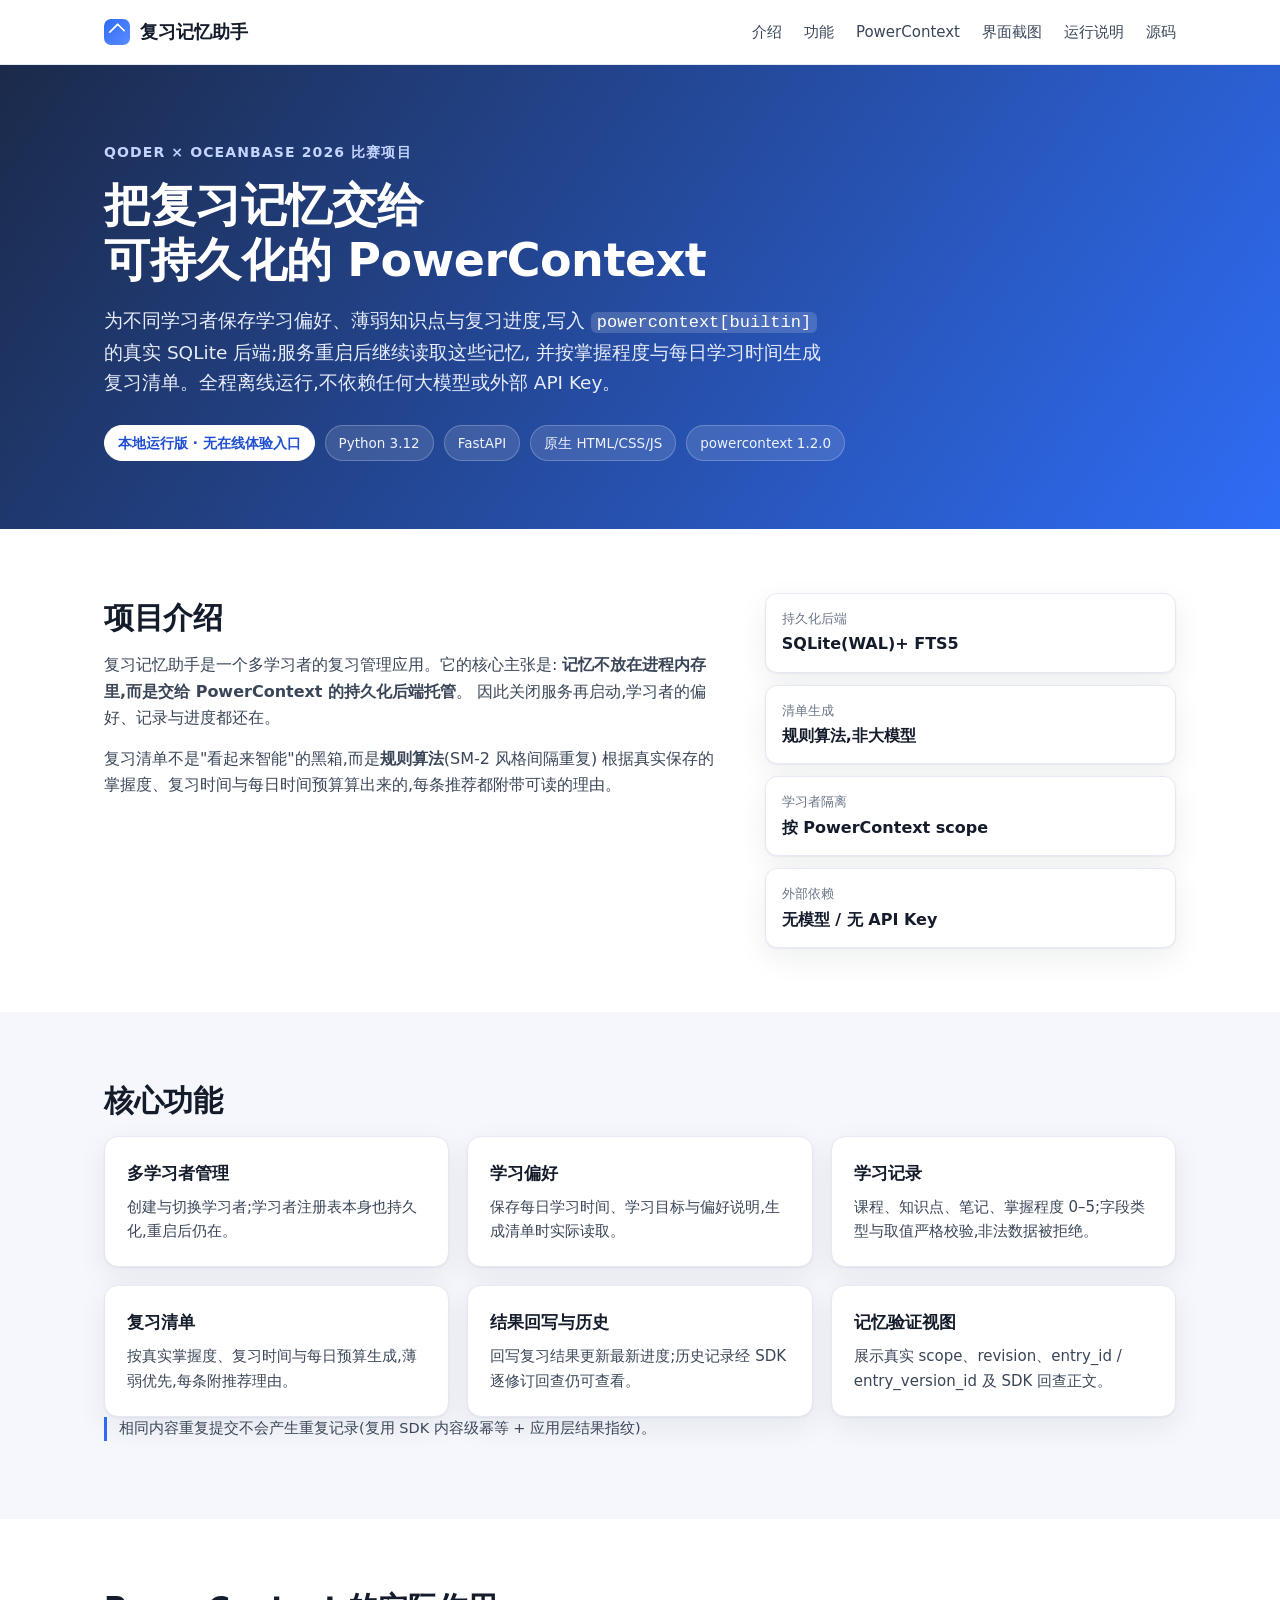
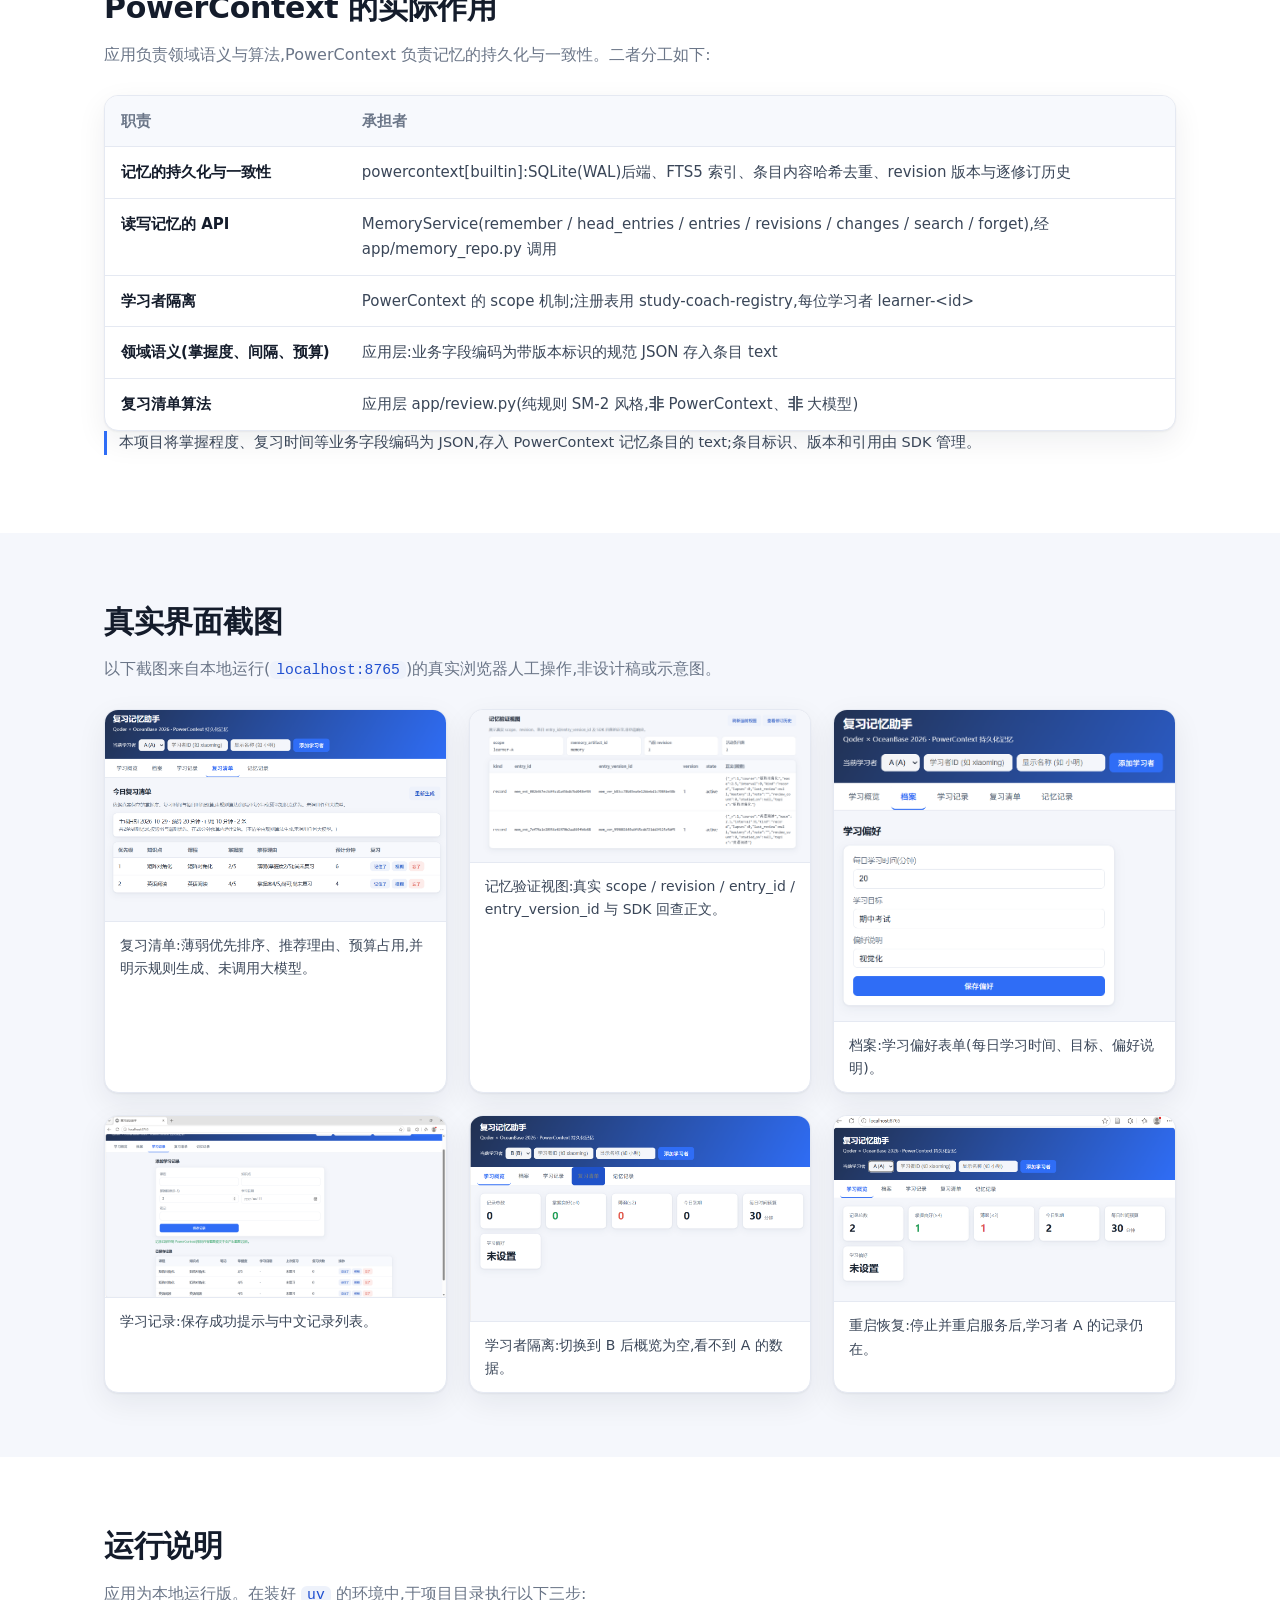
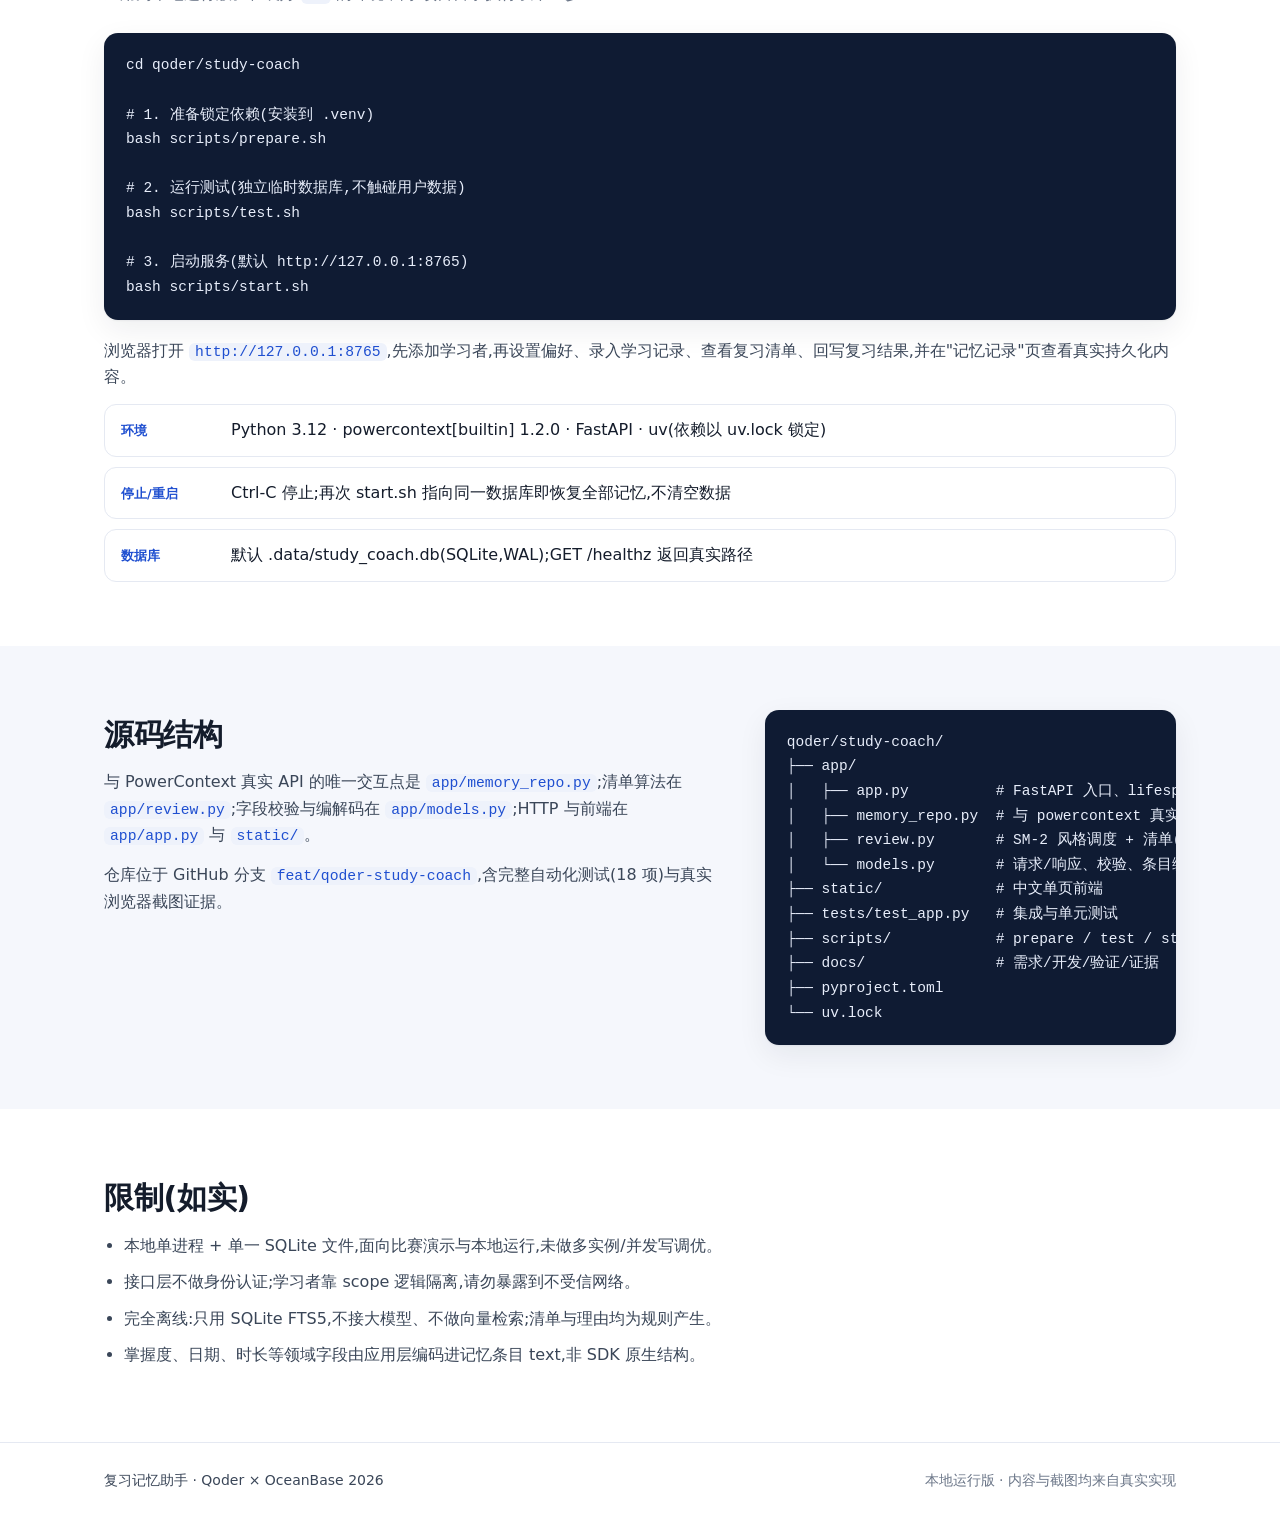
<file: qoder/study-coach/web/index.html>
<!DOCTYPE html>
<html lang="zh-CN">
<head>
<meta charset="UTF-8" />
<meta name="viewport" content="width=device-width, initial-scale=1.0" />
<title>复习记忆助手 · Qoder × OceanBase 2026</title>
<meta name="description" content="基于 powercontext[builtin] 真实 SQLite 持久化后端的复习记忆助手:保存学习偏好、薄弱知识点与复习进度,重启后继续读取,并按掌握度与每日时间预算规则生成复习清单。本地运行版。" />
<link rel="icon" href="data:image/svg+xml,%3Csvg xmlns='http://www.w3.org/2000/svg' viewBox='0 0 32 32'%3E%3Crect width='32' height='32' rx='7' fill='%232f6df6'/%3E%3Cpath d='M9 21V11h5a3 3 0 0 1 0 6H9m8 4-4-4' stroke='white' stroke-width='2.2' fill='none' stroke-linecap='round' stroke-linejoin='round'/%3E%3C/svg%3E" />
<link rel="stylesheet" href="style.css" />
</head>
<body>
<header class="site-head">
  <div class="wrap head-inner">
    <div class="brand">
      <span class="logo" aria-hidden="true"></span>
      <span>复习记忆助手</span>
    </div>
    <nav class="nav" aria-label="主导航">
      <a href="#intro">介绍</a>
      <a href="#features">功能</a>
      <a href="#powercontext">PowerContext</a>
      <a href="#screenshots">界面截图</a>
      <a href="#run">运行说明</a>
      <a href="#source">源码</a>
    </nav>
  </div>
</header>

<main>
  <section class="hero">
    <div class="wrap">
      <p class="eyebrow">Qoder × OceanBase 2026 比赛项目</p>
      <h1>把复习记忆交给<br />可持久化的 PowerContext</h1>
      <p class="lede">
        为不同学习者保存学习偏好、薄弱知识点与复习进度,写入
        <code>powercontext[builtin]</code> 的真实 SQLite 后端;服务重启后继续读取这些记忆,
        并按掌握程度与每日学习时间生成复习清单。全程离线运行,不依赖任何大模型或外部 API Key。
      </p>
      <div class="hero-meta">
        <span class="badge local">本地运行版 · 无在线体验入口</span>
        <span class="badge">Python 3.12</span>
        <span class="badge">FastAPI</span>
        <span class="badge">原生 HTML/CSS/JS</span>
        <span class="badge">powercontext 1.2.0</span>
      </div>
    </div>
  </section>

  <section id="intro" class="band">
    <div class="wrap two-col">
      <div>
        <h2>项目介绍</h2>
        <p>
          复习记忆助手是一个多学习者的复习管理应用。它的核心主张是:
          <strong>记忆不放在进程内存里,而是交给 PowerContext 的持久化后端托管</strong>。
          因此关闭服务再启动,学习者的偏好、记录与进度都还在。
        </p>
        <p>
          复习清单不是"看起来智能"的黑箱,而是<strong>规则算法</strong>(SM-2 风格间隔重复)
          根据真实保存的掌握度、复习时间与每日时间预算算出来的,每条推荐都附带可读的理由。
        </p>
      </div>
      <ul class="facts">
        <li><span>持久化后端</span><strong>SQLite(WAL)+ FTS5</strong></li>
        <li><span>清单生成</span><strong>规则算法,非大模型</strong></li>
        <li><span>学习者隔离</span><strong>按 PowerContext scope</strong></li>
        <li><span>外部依赖</span><strong>无模型 / 无 API Key</strong></li>
      </ul>
    </div>
  </section>

  <section id="features" class="band alt">
    <div class="wrap">
      <h2>核心功能</h2>
      <div class="grid">
        <article class="card"><h3>多学习者管理</h3><p>创建与切换学习者;学习者注册表本身也持久化,重启后仍在。</p></article>
        <article class="card"><h3>学习偏好</h3><p>保存每日学习时间、学习目标与偏好说明,生成清单时实际读取。</p></article>
        <article class="card"><h3>学习记录</h3><p>课程、知识点、笔记、掌握程度 0–5;字段类型与取值严格校验,非法数据被拒绝。</p></article>
        <article class="card"><h3>复习清单</h3><p>按真实掌握度、复习时间与每日预算生成,薄弱优先,每条附推荐理由。</p></article>
        <article class="card"><h3>结果回写与历史</h3><p>回写复习结果更新最新进度;历史记录经 SDK 逐修订回查仍可查看。</p></article>
        <article class="card"><h3>记忆验证视图</h3><p>展示真实 scope、revision、entry_id / entry_version_id 及 SDK 回查正文。</p></article>
      </div>
      <p class="note">相同内容重复提交不会产生重复记录(复用 SDK 内容级幂等 + 应用层结果指纹)。</p>
    </div>
  </section>

  <section id="powercontext" class="band">
    <div class="wrap">
      <h2>PowerContext 的实际作用</h2>
      <p class="sub">应用负责领域语义与算法,PowerContext 负责记忆的持久化与一致性。二者分工如下:</p>
      <div class="table-wrap">
        <table>
          <thead><tr><th>职责</th><th>承担者</th></tr></thead>
          <tbody>
            <tr><td>记忆的持久化与一致性</td><td>powercontext[builtin]:SQLite(WAL)后端、FTS5 索引、条目内容哈希去重、revision 版本与逐修订历史</td></tr>
            <tr><td>读写记忆的 API</td><td>MemoryService(remember / head_entries / entries / revisions / changes / search / forget),经 app/memory_repo.py 调用</td></tr>
            <tr><td>学习者隔离</td><td>PowerContext 的 scope 机制;注册表用 study-coach-registry,每位学习者 learner-&lt;id&gt;</td></tr>
            <tr><td>领域语义(掌握度、间隔、预算)</td><td>应用层:业务字段编码为带版本标识的规范 JSON 存入条目 text</td></tr>
            <tr><td>复习清单算法</td><td>应用层 app/review.py(纯规则 SM-2 风格,<strong>非</strong> PowerContext、<strong>非</strong> 大模型)</td></tr>
          </tbody>
        </table>
      </div>
      <p class="note">本项目将掌握程度、复习时间等业务字段编码为 JSON,存入 PowerContext 记忆条目的 text;条目标识、版本和引用由 SDK 管理。</p>
    </div>
  </section>

  <section id="screenshots" class="band alt">
    <div class="wrap">
      <h2>真实界面截图</h2>
      <p class="sub">以下截图来自本地运行(<code>localhost:8765</code>)的真实浏览器人工操作,非设计稿或示意图。</p>
      <div class="shots">
        <figure><img src="assets/09-review-plan.png" alt="复习清单页:两条到期记录,薄弱优先排序,含推荐理由与预算占用" width="1170" height="600" loading="lazy" /><figcaption>复习清单:薄弱优先排序、推荐理由、预算占用,并明示规则生成、未调用大模型。</figcaption></figure>
        <figure><img src="assets/05-memory-details.png" alt="记忆验证视图:真实 scope、revision、entry_id、entry_version_id 与 SDK 回查正文" width="1170" height="600" loading="lazy" /><figcaption>记忆验证视图:真实 scope / revision / entry_id / entry_version_id 与 SDK 回查正文。</figcaption></figure>
        <figure><img src="assets/08-preferences.png" alt="档案页学习偏好表单:每日学习时间、学习目标、偏好说明" width="820" height="560" loading="lazy" /><figcaption>档案:学习偏好表单(每日学习时间、目标、偏好说明)。</figcaption></figure>
        <figure><img src="assets/10-review-history.png" alt="学习记录页:保存成功提示与已保存记录表" width="1266" height="836" loading="lazy" /><figcaption>学习记录:保存成功提示与中文记录列表。</figcaption></figure>
        <figure><img src="assets/06-learner-isolation.png" alt="切换到学习者 B 后概览为空,体现数据隔离" width="1266" height="700" loading="lazy" /><figcaption>学习者隔离:切换到 B 后概览为空,看不到 A 的数据。</figcaption></figure>
        <figure><img src="assets/07-after-restart.png" alt="重启服务后学习者 A 概览仍显示记录" width="1266" height="700" loading="lazy" /><figcaption>重启恢复:停止并重启服务后,学习者 A 的记录仍在。</figcaption></figure>
      </div>
    </div>
  </section>

  <section id="run" class="band">
    <div class="wrap">
      <h2>运行说明</h2>
      <p class="sub">应用为本地运行版。在装好 <code>uv</code> 的环境中,于项目目录执行以下三步:</p>
      <pre class="code"><code>cd qoder/study-coach

# 1. 准备锁定依赖(安装到 .venv)
bash scripts/prepare.sh

# 2. 运行测试(独立临时数据库,不触碰用户数据)
bash scripts/test.sh

# 3. 启动服务(默认 http://127.0.0.1:8765)
bash scripts/start.sh</code></pre>
      <p>浏览器打开 <code>http://127.0.0.1:8765</code>,先添加学习者,再设置偏好、录入学习记录、查看复习清单、回写复习结果,并在"记忆记录"页查看真实持久化内容。</p>
      <ul class="runlist">
        <li><span>环境</span>Python 3.12 · powercontext[builtin] 1.2.0 · FastAPI · uv(依赖以 uv.lock 锁定)</li>
        <li><span>停止/重启</span>Ctrl-C 停止;再次 start.sh 指向同一数据库即恢复全部记忆,不清空数据</li>
        <li><span>数据库</span>默认 .data/study_coach.db(SQLite,WAL);GET /healthz 返回真实路径</li>
      </ul>
    </div>
  </section>

  <section id="source" class="band alt">
    <div class="wrap two-col">
      <div>
        <h2>源码结构</h2>
        <p>与 PowerContext 真实 API 的唯一交互点是 <code>app/memory_repo.py</code>;清单算法在 <code>app/review.py</code>;字段校验与编解码在 <code>app/models.py</code>;HTTP 与前端在 <code>app/app.py</code> 与 <code>static/</code>。</p>
        <p>仓库位于 GitHub 分支 <code>feat/qoder-study-coach</code>,含完整自动化测试(18 项)与真实浏览器截图证据。</p>
      </div>
      <pre class="code tree"><code>qoder/study-coach/
├── app/
│   ├── app.py          # FastAPI 入口、lifespan、路由
│   ├── memory_repo.py  # 与 powercontext 真实 API 交互
│   ├── review.py       # SM-2 风格调度 + 清单(纯规则)
│   └── models.py       # 请求/响应、校验、条目编解码
├── static/             # 中文单页前端
├── tests/test_app.py   # 集成与单元测试
├── scripts/            # prepare / test / start
├── docs/               # 需求/开发/验证/证据
├── pyproject.toml
└── uv.lock</code></pre>
    </div>
  </section>

  <section id="limits" class="band">
    <div class="wrap">
      <h2>限制(如实)</h2>
      <ul class="limits">
        <li>本地单进程 + 单一 SQLite 文件,面向比赛演示与本地运行,未做多实例/并发写调优。</li>
        <li>接口层不做身份认证;学习者靠 scope 逻辑隔离,请勿暴露到不受信网络。</li>
        <li>完全离线:只用 SQLite FTS5,不接大模型、不做向量检索;清单与理由均为规则产生。</li>
        <li>掌握度、日期、时长等领域字段由应用层编码进记忆条目 text,非 SDK 原生结构。</li>
      </ul>
    </div>
  </section>
</main>

<footer class="site-foot">
  <div class="wrap">
    <span>复习记忆助手 · Qoder × OceanBase 2026</span>
    <span class="muted">本地运行版 · 内容与截图均来自真实实现</span>
  </div>
</footer>
</body>
</html>
</file>
<file: qoder/study-coach/web/style.css>
:root{
  --brand:#2f6df6;
  --brand-d:#1f4fd0;
  --ink:#141c2b;
  --ink-2:#3a4658;
  --muted:#6b7688;
  --line:#e5e9f2;
  --bg:#ffffff;
  --band:#f5f7fc;
  --code:#0f1b33;
  --good:#1f9d57;
  --radius:14px;
  --shadow:0 1px 2px rgba(20,28,43,.05),0 10px 30px rgba(20,28,43,.07);
  --maxw:1120px;
}
*{box-sizing:border-box}
html{scroll-behavior:smooth}
body{
  margin:0;
  font-family:"PingFang SC","Microsoft YaHei","Noto Sans CJK SC",system-ui,-apple-system,sans-serif;
  color:var(--ink);
  background:var(--bg);
  line-height:1.65;
  font-size:16px;
  -webkit-font-smoothing:antialiased;
}
.wrap{max-width:var(--maxw);margin:0 auto;padding:0 24px}
a{color:var(--brand);text-decoration:none}
a:hover{text-decoration:underline}
:focus-visible{outline:3px solid #a9c4ff;outline-offset:2px;border-radius:4px}
code{font-family:"SFMono-Regular",Consolas,"Liberation Mono",monospace;font-size:.92em;background:#eef2fb;color:var(--brand-d);padding:1px 6px;border-radius:6px}

/* header */
.site-head{position:sticky;top:0;z-index:20;background:rgba(255,255,255,.9);backdrop-filter:blur(8px);border-bottom:1px solid var(--line)}
.head-inner{display:flex;align-items:center;justify-content:space-between;height:64px}
.brand{display:flex;align-items:center;gap:10px;font-weight:700;font-size:18px}
.logo{width:26px;height:26px;border-radius:7px;background:linear-gradient(135deg,var(--brand),#5b8bff);display:inline-block;position:relative}
.logo::after{content:"";position:absolute;inset:6px 7px;border:2px solid #fff;border-right-color:transparent;border-bottom-color:transparent;border-radius:2px;transform:rotate(45deg)}
.nav{display:flex;gap:22px;flex-wrap:wrap}
.nav a{color:var(--ink-2);font-size:15px;font-weight:500}
.nav a:hover{color:var(--brand);text-decoration:none}

/* hero */
.hero{background:linear-gradient(125deg,#1b2a4a 0%,#2f6df6 100%);color:#fff;padding:76px 0 68px}
.eyebrow{margin:0 0 14px;font-size:14px;letter-spacing:.08em;text-transform:uppercase;color:#c3d4ff;font-weight:600}
.hero h1{margin:0 0 18px;font-size:clamp(30px,5vw,46px);line-height:1.2;font-weight:800;letter-spacing:-.01em}
.lede{max-width:720px;font-size:clamp(16px,2vw,18.5px);color:#e6ecfb;margin:0 0 26px}
.hero .lede code{background:rgba(255,255,255,.16);color:#fff}
.hero-meta{display:flex;flex-wrap:wrap;gap:10px}
.badge{display:inline-flex;align-items:center;padding:6px 13px;border-radius:999px;font-size:13.5px;background:rgba(255,255,255,.12);border:1px solid rgba(255,255,255,.22);color:#eef3ff}
.badge.local{background:#fff;color:var(--brand-d);border-color:#fff;font-weight:600}

/* bands */
.band{padding:64px 0}
.band.alt{background:var(--band)}
h2{font-size:clamp(23px,3.2vw,30px);margin:0 0 10px;letter-spacing:-.01em}
.band .sub{color:var(--muted);margin:0 0 26px;max-width:760px}
.two-col{display:grid;grid-template-columns:1.5fr 1fr;gap:44px;align-items:start}
.band p{color:var(--ink-2);margin:0 0 14px}

/* facts list */
.facts{list-style:none;margin:0;padding:0;display:grid;gap:12px}
.facts li{background:#fff;border:1px solid var(--line);border-radius:12px;padding:14px 16px;box-shadow:var(--shadow);display:flex;flex-direction:column;gap:2px}
.facts span{font-size:13px;color:var(--muted)}
.facts strong{font-size:16px;color:var(--ink)}

/* feature grid */
.grid{display:grid;grid-template-columns:repeat(auto-fit,minmax(260px,1fr));gap:18px;margin-top:8px}
.card{background:#fff;border:1px solid var(--line);border-radius:var(--radius);padding:22px;box-shadow:var(--shadow)}
.card h3{margin:0 0 8px;font-size:17px}
.card p{margin:0;color:var(--ink-2);font-size:15px}
.note{margin-top:22px;font-size:14.5px;color:var(--muted);border-left:3px solid var(--brand);padding-left:12px}

/* table */
.table-wrap{overflow:auto;border:1px solid var(--line);border-radius:var(--radius);box-shadow:var(--shadow);background:#fff}
table{width:100%;border-collapse:collapse;font-size:15px;min-width:520px}
thead th{text-align:left;padding:13px 16px;background:#f7f9fd;color:var(--muted);font-weight:600;border-bottom:1px solid var(--line);white-space:nowrap}
tbody td{padding:13px 16px;border-bottom:1px solid var(--line);vertical-align:top;color:var(--ink-2)}
tbody tr:last-child td{border-bottom:none}
tbody td:first-child{font-weight:600;color:var(--ink);white-space:nowrap}

/* screenshots */
.shots{display:grid;grid-template-columns:repeat(auto-fit,minmax(320px,1fr));gap:22px;margin-top:8px}
.shots figure{margin:0;background:#fff;border:1px solid var(--line);border-radius:var(--radius);overflow:hidden;box-shadow:var(--shadow)}
.shots img{display:block;width:100%;height:auto;background:#0b1220}
.shots figcaption{padding:12px 15px;font-size:14px;color:var(--ink-2);border-top:1px solid var(--line)}

/* code */
.code{background:var(--code);color:#e8eefb;border-radius:var(--radius);padding:20px 22px;overflow:auto;font-size:14.5px;line-height:1.7;box-shadow:var(--shadow);margin:0 0 18px}
.code code{background:none;color:inherit;padding:0;font-size:inherit}
.tree{margin:0}
.runlist{list-style:none;padding:0;margin:6px 0 0;display:grid;gap:10px}
.runlist li{display:grid;grid-template-columns:96px 1fr;gap:14px;align-items:baseline;padding:12px 16px;background:#fff;border:1px solid var(--line);border-radius:12px}
.runlist span{font-size:13px;color:var(--brand-d);font-weight:700}

/* limits */
.limits{margin:0;padding-left:20px;color:var(--ink-2)}
.limits li{margin:0 0 10px}

/* footer */
.site-foot{border-top:1px solid var(--line);padding:26px 0;background:#fff}
.site-foot .wrap{display:flex;justify-content:space-between;flex-wrap:wrap;gap:8px;font-size:14px;color:var(--ink-2)}
.muted{color:var(--muted)}

@media (max-width:760px){
  .two-col{grid-template-columns:1fr;gap:26px}
  .nav{gap:14px}
  .runlist li{grid-template-columns:1fr;gap:4px}
}
</file>
